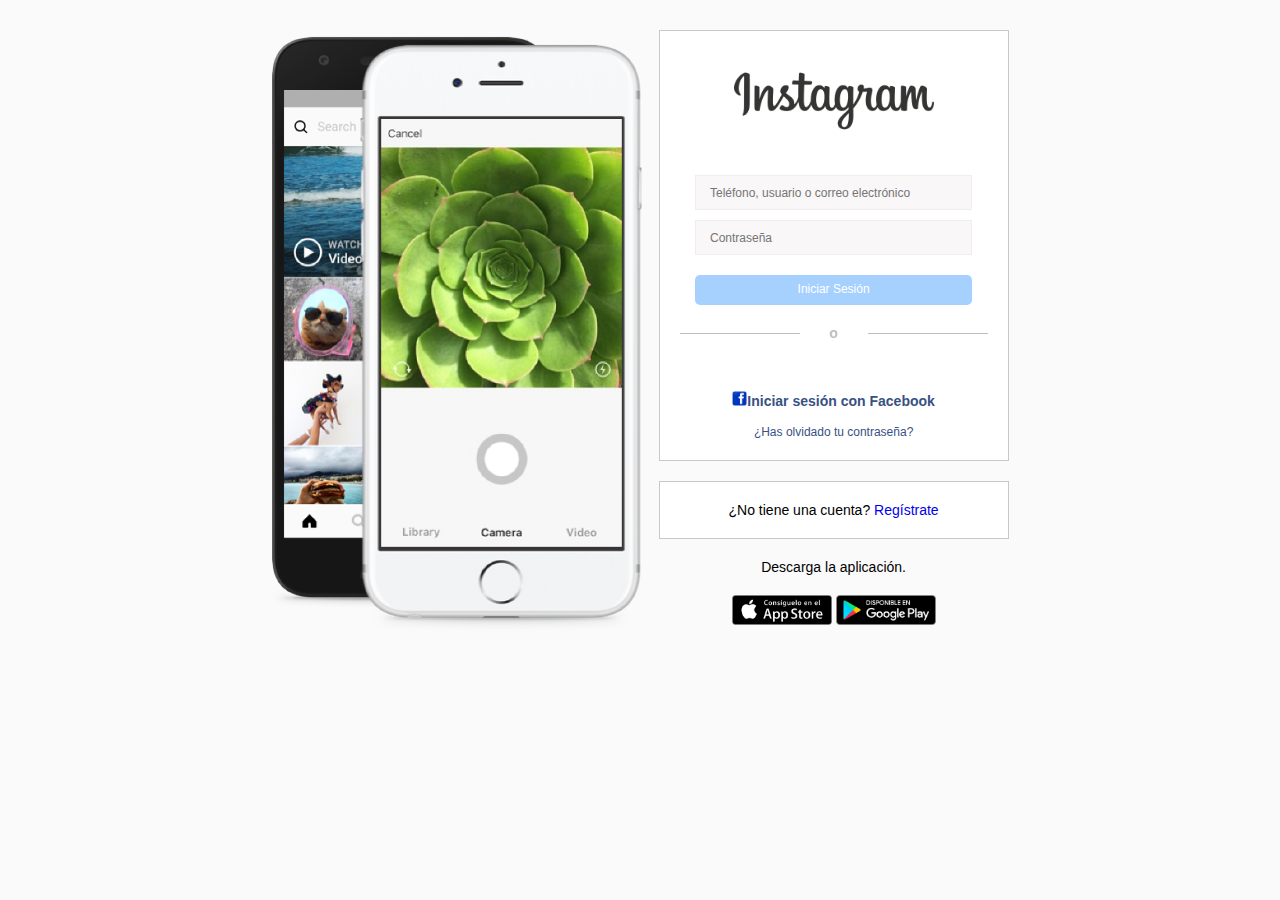
<file: LandingIng/index.html>
<!DOCTYPE html>
<html lang="es">
<head>
    <meta charset="UTF-8">
    <meta http-equiv="X-UA-Compatible" content="IE=edge">
    <meta name="viewport" content="width=device-width, initial-scale=1.0">
    <title>Login Instagram</title>
    <link rel="stylesheet" href="style.css">
</head>
<body>

    <main class="divisor">
        <section id="ladoizquierdocompleto"> 
        <section class="grid-container-ladoizq">
            <form>
                <section class="container-img">
                <img src="logoig.png" alt="" class="logotipo">
                </section>
                
                <input type="text" placeholder="Teléfono, usuario o correo electrónico">
                <input type="password" placeholder="Contraseña">
                <input type="button" value="Iniciar Sesión">

                <section class="container-or">
                    <hr>
                    <h2>o</h2>
                    <hr>
                </section>

                <section class="iconofacebook">
                    <a href="#"><img src="iconofb.png" alt="" class="icono">Iniciar sesión con Facebook</a>
                </section>

                <section class="container-data">
                    <a href="#">¿Has olvidado tu contraseña?</a>
                </section>
            </form>    
        </section>
        
        <section class="container-register">
            <p>¿No tiene una cuenta? <a href="#">Regístrate</a></p>
        </section>

        <section class="contenedor-apps">
            <p>Descarga la aplicación.</p>
            <img src="iconoinstagram.png" alt="" id="iconoig">
            <img src="iconoandroid.png" alt="" id="iconoandroid">
        </section>
        </section>
        
        <section class="grid-container-ladoder">
    
        <img src="movil.jpg" alt="" id="moviles">

        </section>

    </main>
    
</body>
</html>
</file>
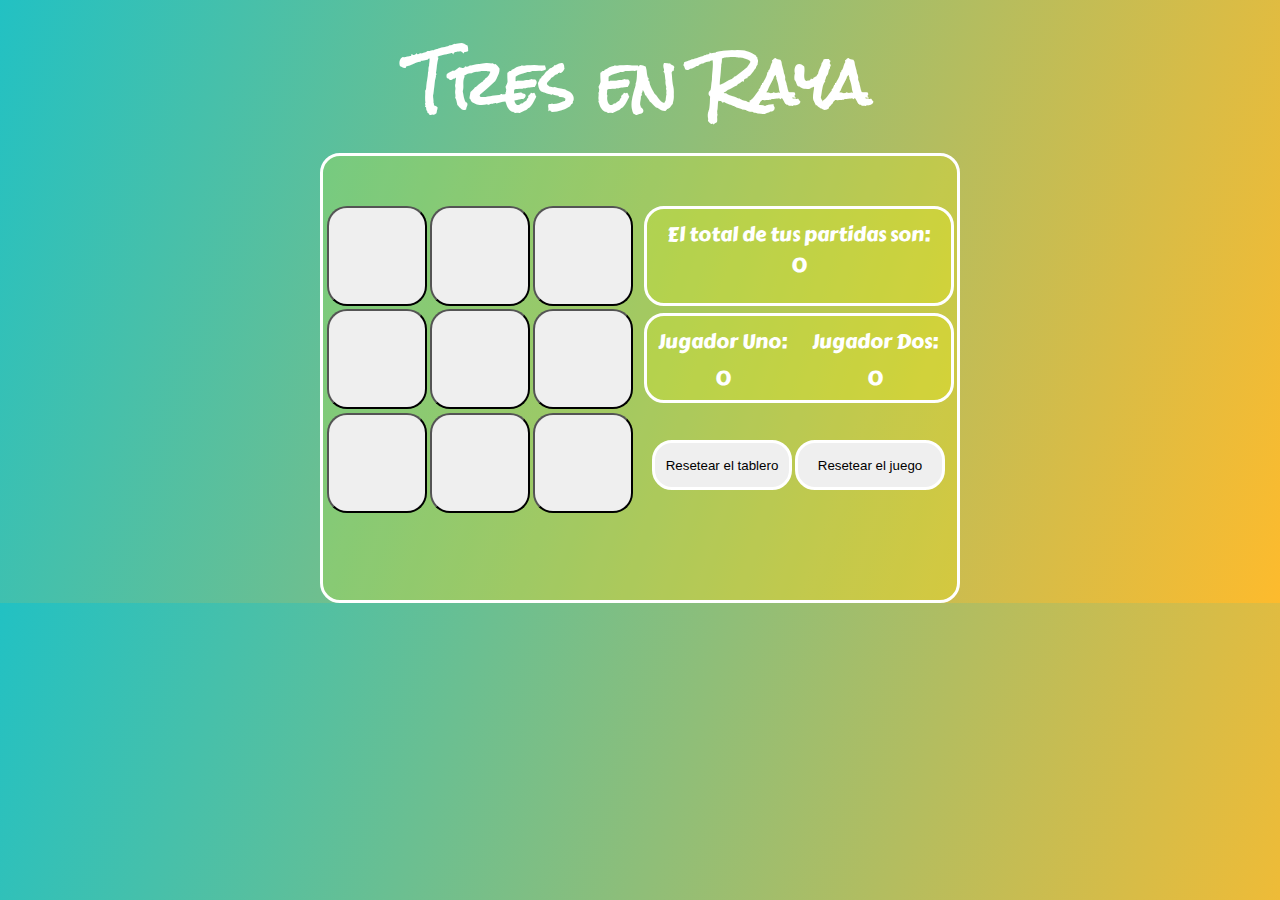
<file: TresEnRaya/index.html>
<!DOCTYPE html>
<html lang="es">
<head>
    <meta charset="UTF-8">
    <meta http-equiv="X-UA-Compatible" content="IE=edge">
    <meta name="viewport" content="width=device-width, initial-scale=1.0">
    <title>Document</title>
    <link rel="stylesheet" href="style.css">
    <link rel="preconnect" href="https://fonts.googleapis.com">
    <link rel="preconnect" href="https://fonts.gstatic.com" crossorigin>
    <link href="https://fonts.googleapis.com/css2?family=Rock+Salt&display=swap" rel="stylesheet">
    <link rel="preconnect" href="https://fonts.googleapis.com">
    <link rel="preconnect" href="https://fonts.gstatic.com" crossorigin>
    <link href="https://fonts.googleapis.com/css2?family=Carter+One&display=swap" rel="stylesheet">
    <link rel="stylesheet" href="">
</head>

<body>
    <!-- Aquí va mi título -->
    <header class="titulo">
        <h1>Tres en Raya</h1>
    </header>

    <!-- Este es mi contenedor para toda la estructura del juego -->
    <main>
             <!-- Este será mi contenedor para los botones -->
            <section class="contenedor">
                <button id="boton1" class="botoncontenedor"></button>
                <button id="boton2" class="botoncontenedor"></button>
                <button id="boton3" class="botoncontenedor"></button>
                <button id="boton4" class="botoncontenedor"></button>
                <button id="boton5" class="botoncontenedor"></button>
                <button id="boton6" class="botoncontenedor"></button>
                <button id="boton7" class="botoncontenedor"></button>
                <button id="boton8" class="botoncontenedor"></button>
                <button id="boton9" class="botoncontenedor"></button>
            </section>

            <section class="ladoderecho">
                    <!-- Contador de partidas -->
                    <section class="contadordepartidas">
                        <p>El total de tus partidas son:</h4>
                        <p id="partidas"> 0 </p>
                    </section>

                    <!-- contador de victorias, el cual también será un Grid -->
                    <section class="contadordevictorias">
                        <p id="jugadoruno">Jugador Uno: </p>
                        <p id="victorias1">0</p>
                        <p id="jugadordos">Jugador Dos:</p>
                        <p id="victorias2">0</p>
                    </section>

                    <!-- Botón para resetear el tablero y para resetear el resultado  -->
                    <section class="botonesreseteo">
                        <button type="button" id="reseteartablero" onclick="resetear()">Resetear el tablero</button>
                        <button id="resetearjuego" onclick="location.reload()">Resetear el juego</button>
                    </section>
            </section>
    </main>
    <script src="tresenraya.js"></script>
    
</body>
</html>
</file>
<file: LandingIng/style.css>
* {
    padding: 0;
    margin: 0;
    box-sizing: border-box;
    font-family: -apple-system, BlinkMacSystemFont, 'Segoe UI', Roboto, Oxygen, Ubuntu, Cantarell, 'Open Sans', 'Helvetica Neue', sans-serif;
    
}

body {
    background-color: #fafafa;
}

.divisor {
    margin: 0;
    padding: 0;
    display: grid;
    grid-template-areas: 
    "ladoizquierdo ladoderecho"
    "ladoizquierdo ladoderecho2"
    "ladoizquierdo ladoderecho3";
    width: 99%;
    height: 400px;
    padding-top: 30px;
    justify-content: center;
}

.grid-container-ladoizq {
    width: 350px;
    background-color: white;
    padding: 20px;
    text-align: center;
    margin-left: 0px;
    border: solid rgba(141, 141, 141, 0.481) 0.5px;
    grid-area: ladoderecho;
}

.logotipo {
    width: 200px;
}

input[type="text"] {
    width: 90%;
    padding: 14px;
    font-size: 12px;
    margin-top: 20px;
    background: rgba(247, 245, 245, 0.796);
    border: solid rgba(141, 141, 141, 0.09) 0.5px;
    outline: 0px;
    height: 35px;
    color: grey;
}

input[type="password"] {
    width: 90%;
    padding: 14px;
    font-size: 12px;
    margin-top: 10px;
    background: rgba(247, 245, 245, 0.796);
    border: solid rgba(141, 141, 141, 0.09) 0.5px;
    outline: 0px;
    height: 35px;
}

input[type="button"] {
    width: 90%;
    padding: 14px;
    font-size: 12px;
    margin-top: 20px;
    background: #74b7ffa3;
    border-style: none;
    border-radius: 5px;
    outline: 0px;
    color: white;
    height: 30px;
    padding-top: 7px;
}

.icono {
    width: 15px;
    margin-top: 30px;
}

.iconofacebook {
    margin-top: 20px;
    align-items: center;
}

.iconofacebook a {
    color:#385185;
    text-decoration: none;
    font-size: 14px;
    font-weight: bold;
}

.container-data a {
    width: 100%;
    color: #385185;
    font-size: 12px;
    text-decoration: none;
}

.container-data {
    margin-top: 12px;
    color: rgb(92, 5, 213);
}

.container-or {
    width: 100%;
    display: flex;
    font-size: 12px;
    justify-content: space-between;
    margin-top: 20px;
    color: grey;
}

.container-or hr {
    width: 120px;
    height: 1px;
    border-style: none;
    background-color: rgba(128, 128, 128, 0.522);
    margin-top: 8px;
}

.container-or h2 {
    font-size: 14px;
    color: rgba(128, 128, 128, 0.522);
}

.container-register {
    width: 350px;
    margin-top: 20px;
    background-color: white;
    font-size: 14px;
    padding: 20px;
    text-align: center;
    border: solid rgba(141, 141, 141, 0.481) 0.5px;
    grid-area: ladoderecho2;
}

.container-register a {
    text-decoration: none;
}

.contenedor-apps {
    width: 350px;
    margin-top: 0px;
    font-size: 14px;
    padding: 20px;
    text-align: center;
    grid-area: ladoderecho3;
}

.contenedor-apps p {
    margin-bottom: 20px;
}

#iconoandroid {
    width: 100px;
}

#iconoig {
    width: 100px;
}

.grid-container-ladoder {
    grid-area: ladoizquierdo;
    margin-right: 0px;
    padding: 0px;
}

#moviles {
    width: 400px;
    margin-right: 0px;
}

/* Para tablet */
@media screen and (min-width: 451px) and (max-width: 875px) {
    .grid-container-ladoder {
        display: none;
    }
}
/* Para movil */
@media screen and (max-width: 450px) {
    body {
        background-color: white;
    }
    .grid-container-ladoder {
        display: none;
    }
    .grid-container-ladoizq {
        border: none;
    }
    .container-register {
        border: none
    }
}
</file>
<file: TresEnRaya/style.css>
*{
    padding: 0%;
    margin: 0%;
    box-sizing: border-box;
}

body {
    background: rgb(34,193,195);
    background: linear-gradient(108deg, rgba(34,193,195,1) 0%, rgba(253,187,45,1) 100%);;
}
.titulo {
    margin: auto;
    text-align: center;
    margin-top: 10px;
    font-family: 'Rock Salt', cursive;
    font-size: 30px;
    color: white;
}

main {
    display: grid;
    grid-template-areas: 
    "area1 area2";
    margin: auto;
    padding: 0px;
    width: 50%;
    height: 450px;
    background-color: rgba(251, 255, 0, 0.179);
    border-radius: 20px;
    border: solid white;
}

.contenedor {
    width: 310px;
    height: 310px;
    margin: auto;
    margin-top: 50px;
    display: grid;
    grid-template-areas: 
    "boton1 boton2 boton3"
    "boton4 boton5 boton6"
    "boton7 boton8 boton9";
    grid-area: area1;
}

.botoncontenedor {
    width: 100px;
    height: 100px;
    color: white;
    font-size: 30px;
    border-radius: 20px;
}

.botoncontenedor:hover {
    background-color: teal;
}

#boton1 {
    grid-area: boton1;
}

#boton2 {
    grid-area: boton2;
}

#boton3 {
    grid-area: boton3;
}

#boton4 {
    grid-area: boton4;
}

#boton5 {
    grid-area: boton5;
}

#boton6 {
    grid-area: boton6;
}

#boton7 {
    grid-area: boton7;
}

#boton8 {
    grid-area: boton8;
}

#boton9 {
    grid-area: boton9;
}

.ladoderecho {
    grid-area: area2;
    margin: auto;
    margin-top: 50px;
    display: grid;
    grid-template-areas: 
    "linea1"
    "linea2"
    "linea3";
    
    width: 310px;
    height: 310px;

}

.contadordepartidas {
    text-align: center;
    grid-area: linea1;
    background-color: rgba(251, 255, 0, 0.179);
    border-radius: 20px;
    border: solid white;
    color: white;
    height: 100px;
    font-family: 'Carter One', cursive;
    font-size: 20px;
    padding-top: 10px;
}

.contadordevictorias {
    text-align: center;
    grid-area: linea2;
    background-color: rgba(251, 255, 0, 0.179);
    border-radius: 20px;
    border: solid white;
    color: white;
    height: 100px;
    font-family: 'Carter One', cursive;
    font-size: 20px;
    padding: 0px;
    padding-top: 10px;
    display: grid;
    grid-template-areas:  
    "sector1 sector2"
    "sector3 sector4";
    height: 90px;
}

#jugadoruno {
    grid-area: sector1;
}

#jugadordos {
    grid-area: sector2;
    
}

#victorias1 {
    grid-area: sector3;
}

#victorias2 {
    grid-area: sector4;
}

.botonesreseteo {
    grid-area: linea3;
    text-align: center;   
    padding-top: 10%;
    height: 100px;
    margin: 0px;
    font-family: 'Carter One', cursive;
}

#reseteartablero {
    height: 50px;
    width: 140px;
    border: solid white;
    border-radius: 20px;
}

#reseteartablero:hover {
    background-color: teal;
    color: white;
}

#resetearjuego {
    height: 50px;
    width: 150px;
    border: solid white;
    border-radius: 20px;
}

#resetearjuego:hover {
    background-color: teal;
    color: white;
}

@media screen and (min-width: 451px) and (max-width: 875px) {
    main {
    margin: auto;
    width: fit-content;
    border: none;
    background-color: transparent;
    }

    .contenedor {
        width: fit-content;
        display: inline-flexbox;
    }

    .ladoderecho {
        display: inline;
        width: fit-content;
    }
}

@media screen and (min-width: 867px) and (max-width: 1200px) {
    main {
    margin: auto;
    width: fit-content;
    border: none;
    background-color: transparent;
    }

    .contenedor {
        width: fit-content;
        display: inline-flexbox;
    }

    .ladoderecho {
        display: inline;
        width: fit-content;
    }
}
</file>
